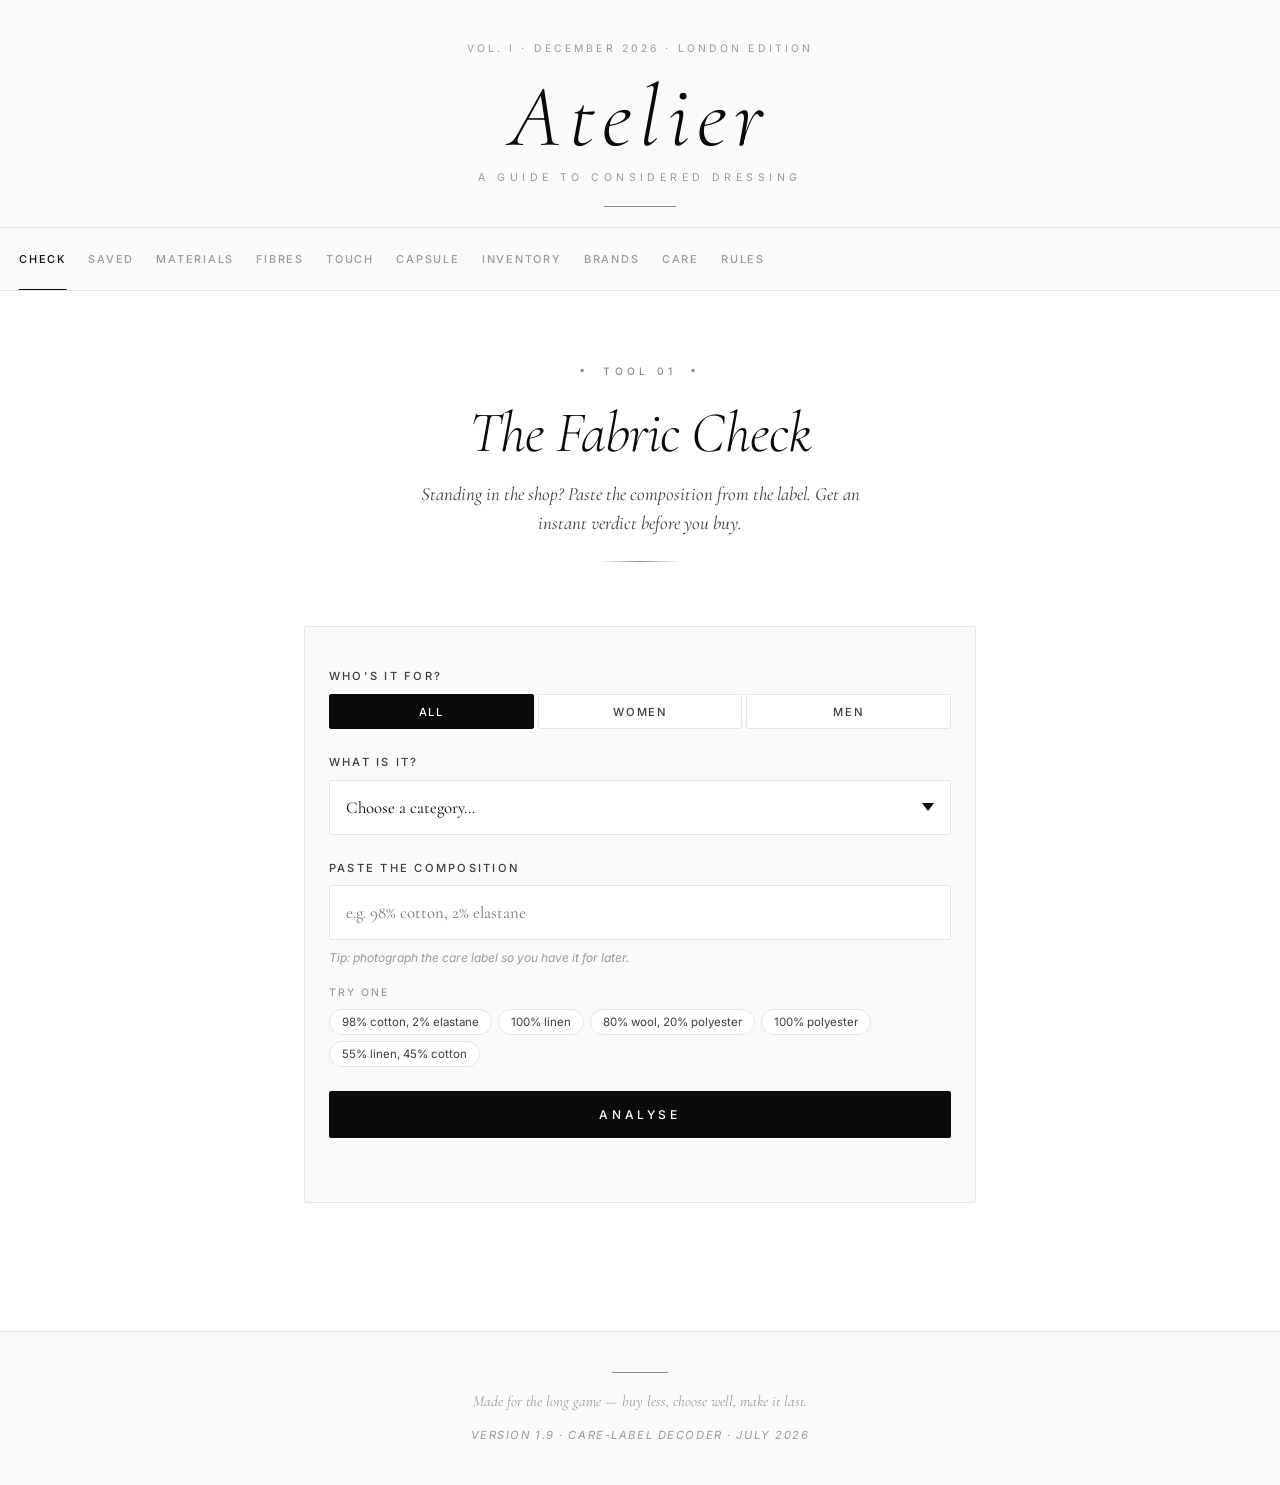
<file: index.html>
<!DOCTYPE html>
<html lang="en">
<head>
<meta charset="UTF-8">
<meta name="viewport" content="width=device-width, initial-scale=1.0, viewport-fit=cover">
<meta name="theme-color" content="#f5f1ea">
<meta name="apple-mobile-web-app-capable" content="yes">
<meta name="apple-mobile-web-app-status-bar-style" content="default">
<meta name="apple-mobile-web-app-title" content="Atelier">
<title>Atelier — Capsule Wardrobe Guide</title>
<link rel="stylesheet" href="styles.css">
<link rel="preconnect" href="https://fonts.googleapis.com">
<link rel="preconnect" href="https://fonts.gstatic.com" crossorigin>
<link href="https://fonts.googleapis.com/css2?family=Cormorant+Garamond:ital,wght@0,300;0,400;0,500;0,600;1,400&family=Inter:wght@300;400;500;600&display=swap" rel="stylesheet">
</head>
<body>
 
<header class="masthead">
  <div class="masthead-inner">
    <div class="dateline" id="dateline"></div>
    <h1 class="wordmark">Atelier</h1>
    <div class="tagline">A Guide to Considered Dressing</div>
  </div>
</header>
 
<div class="tabs-wrap">
<nav class="tabs" role="tablist">
  <button class="tab active" data-tab="check" role="tab">Check</button>
  <button class="tab" data-tab="saved" role="tab">Saved</button>
  <button class="tab" data-tab="materials" role="tab">Materials</button>
  <button class="tab" data-tab="fibres" role="tab">Fibres</button>
  <button class="tab" data-tab="touch" role="tab">Touch</button>
  <button class="tab" data-tab="capsule" role="tab">Capsule</button>
  <button class="tab" data-tab="checklist" role="tab">Inventory</button>
  <button class="tab" data-tab="brands" role="tab">Brands</button>
  <button class="tab" data-tab="care" role="tab">Care</button>
  <button class="tab" data-tab="shopping" role="tab">Rules</button>
</nav>
</div>
 
<main>
 
<!-- ============ TAB 1: SHOPPING CHECK ============ -->
<section class="tab-panel active" id="check">
  <div class="section-header">
    <span class="overline">Tool 01</span>
    <h2 class="section-title">The Fabric Check</h2>
    <p class="lede">Standing in the shop? Paste the composition from the label. Get an instant verdict before you buy.</p>
  </div>
 
  <div class="check-tool">
    <label class="field-label">Who's it for?</label>
    <div class="gender-tabs" role="tablist">
      <button type="button" class="gender-btn active" data-gender="all" role="tab">All</button>
      <button type="button" class="gender-btn" data-gender="women" role="tab">Women</button>
      <button type="button" class="gender-btn" data-gender="men" role="tab">Men</button>
    </div>
 
    <label for="garment-type" class="field-label">What is it?</label>
    <select id="garment-type" class="select-input">
      <option value="">Choose a category…</option>
    </select>
 
    <label for="composition-input" class="field-label">Paste the composition</label>
    <input type="text" id="composition-input" class="text-input" placeholder="e.g. 98% cotton, 2% elastane">
    <div class="hint">Tip: photograph the care label so you have it for later.</div>
 
    <div class="examples">
      <span class="examples-label">Try one</span>
      <div class="example-chips">
        <button type="button" class="example-chip" data-fill="98% cotton, 2% elastane">98% cotton, 2% elastane</button>
        <button type="button" class="example-chip" data-fill="100% linen">100% linen</button>
        <button type="button" class="example-chip" data-fill="80% wool, 20% polyester">80% wool, 20% polyester</button>
        <button type="button" class="example-chip" data-fill="100% polyester">100% polyester</button>
        <button type="button" class="example-chip" data-fill="55% linen, 45% cotton">55% linen, 45% cotton</button>
      </div>
    </div>
 
    <button id="check-btn" class="primary-btn">Analyse</button>
 
    <div id="check-result" class="result-card"></div>
  </div>
</section>
 
<!-- ============ TAB: SAVED FINDS ============ -->
<section class="tab-panel" id="saved">
  <div class="section-header">
    <span class="overline">Your Finds</span>
    <h2 class="section-title">Saved for Later</h2>
    <p class="lede">The pieces you're considering. Add notes, revisit before committing.</p>
  </div>
  <div id="saved-list" class="saved-list"></div>
</section>
 
<!-- ============ TAB 2: MATERIALS GUIDE ============ -->
<section class="tab-panel" id="materials">
  <div class="section-header">
    <span class="overline">Tool 02</span>
    <h2 class="section-title">Material Atlas</h2>
    <p class="lede">What to look for, by category. Tap a card to expand.</p>
  </div>
  <div id="materials-list" class="materials-list"></div>
</section>
 
<!-- ============ TAB: FIBRE INDEX ============ -->
<section class="tab-panel" id="fibres">
  <div class="section-header">
    <span class="overline">Reference</span>
    <h2 class="section-title">The Fibre Index</h2>
    <p class="lede">Every fibre, honestly assessed — what it is, what it does well, and where it lets you down.</p>
  </div>
  <div id="fibres-list" class="care-list"></div>
</section>
 
<!-- ============ TAB: HAND-FEEL TESTS ============ -->
<section class="tab-panel" id="touch">
  <div class="section-header">
    <span class="overline">In the Shop</span>
    <h2 class="section-title">Beyond the Label</h2>
    <p class="lede">Physical tests when the label isn't enough — or when you suspect it lies.</p>
  </div>
  <div id="touch-list" class="touch-list"></div>
</section>
 
<!-- ============ TAB 3: CAPSULE WARDROBE ============ -->
<section class="tab-panel" id="capsule">
  <div class="section-header">
    <span class="overline">Tool 03</span>
    <h2 class="section-title">The Four-Season Capsule</h2>
    <p class="lede">Classic, timeless, Parisian. Built around neutrals so everything works with everything.</p>
  </div>
 
  <div class="season-tabs">
    <button class="season-btn active" data-season="foundation">Foundation</button>
    <button class="season-btn" data-season="spring">Spring</button>
    <button class="season-btn" data-season="summer">Summer</button>
    <button class="season-btn" data-season="autumn">Autumn</button>
    <button class="season-btn" data-season="winter">Winter</button>
  </div>
 
  <div id="capsule-content" class="capsule-content"></div>
</section>
 
<!-- ============ TAB 4: CHECKLIST ============ -->
<section class="tab-panel" id="checklist">
  <div class="section-header">
    <span class="overline">Tool 04</span>
    <h2 class="section-title">Your Wardrobe Inventory</h2>
    <p class="lede">Tick what you already own. See what's left to build the complete capsule. Saves automatically.</p>
  </div>
 
  <div class="progress-bar">
    <div class="progress-fill" id="progress-fill"></div>
    <div class="progress-text" id="progress-text">0 of 0 owned</div>
  </div>
 
  <div id="checklist-content" class="checklist-content"></div>
 
  <button id="reset-checklist" class="ghost-btn">Reset checklist</button>
</section>
 
<!-- ============ TAB: BRANDS ============ -->
<section class="tab-panel" id="brands">
  <div class="section-header">
    <span class="overline">Where to Shop</span>
    <h2 class="section-title">The Brand Atlas</h2>
    <p class="lede">UK mid-range. What each brand does well, what to watch for, when to buy.</p>
  </div>
  <div id="brands-list" class="brands-list"></div>
</section>
 
<!-- ============ TAB: CARE ============ -->
<section class="tab-panel" id="care">
  <div class="section-header">
    <span class="overline">Make it Last</span>
    <h2 class="section-title">The Care Manual</h2>
    <p class="lede">A good care routine doubles a wardrobe's lifespan. Per fibre, what actually matters.</p>
  </div>
 
  <div class="symbol-key">
    <div class="symbol-key-title">Reading the Care Label</div>
    <div class="symbol-key-intro">The symbols found on every care label, decoded. A crossed-out symbol always means "don't".</div>
    <div id="care-symbols"></div>
  </div>
 
  <div id="care-list" class="care-list"></div>
</section>
 
<!-- ============ TAB 5: SHOPPING NOTES ============ -->
<section class="tab-panel" id="shopping">
  <div class="section-header">
    <span class="overline">Tool 05</span>
    <h2 class="section-title">The Rules of Acquiring</h2>
    <p class="lede">How to shop a capsule without breaking it — or your budget.</p>
  </div>
  <div id="rules-content" class="rules-content"></div>
</section>
 
</main>
 
<footer>
  <div class="footer-line"></div>
  <p>Made for the long game — buy less, choose well, make it last.</p>
  <p style="font-family: var(--sans); font-size: 0.7rem; letter-spacing: 0.14em; text-transform: uppercase; color: var(--ink-faint); margin-top: 0.75rem;">Version 1.9 · care-label decoder · July 2026</p>
</footer>
 
<script src="data.js"></script>
<script src="app.js"></script>
</body>
</html>
</file>
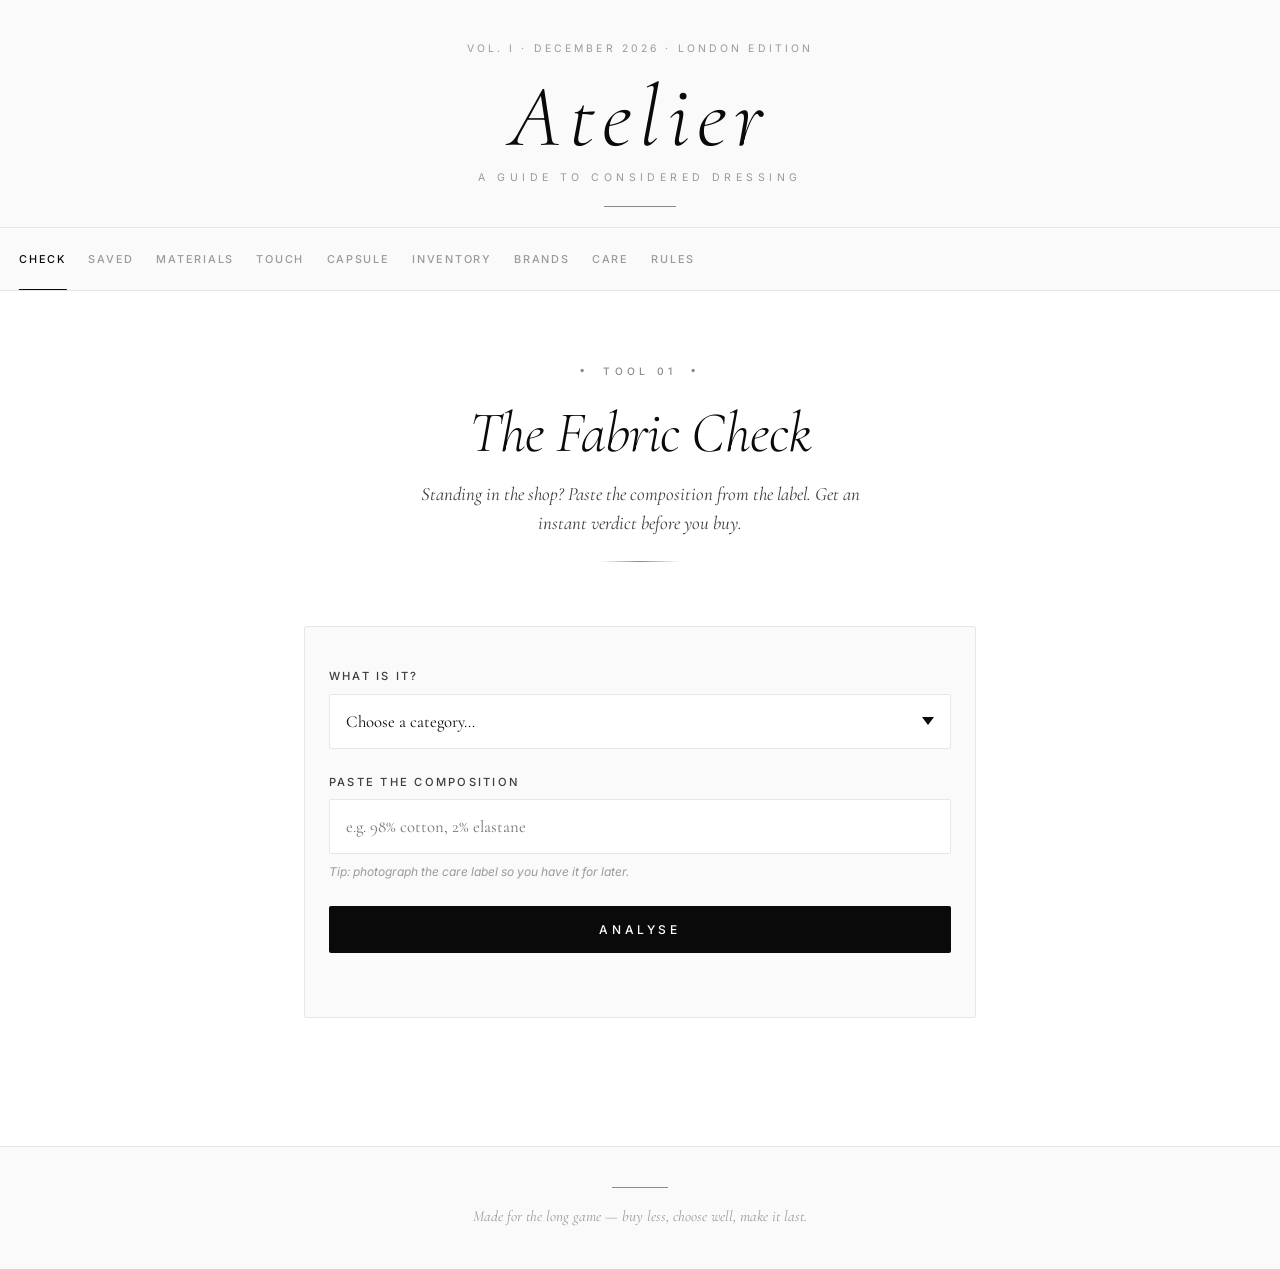
<file: index-5.html>
<!DOCTYPE html>
<html lang="en">
<head>
<meta charset="UTF-8">
<meta name="viewport" content="width=device-width, initial-scale=1.0, viewport-fit=cover">
<meta name="theme-color" content="#f5f1ea">
<meta name="apple-mobile-web-app-capable" content="yes">
<meta name="apple-mobile-web-app-status-bar-style" content="default">
<meta name="apple-mobile-web-app-title" content="Atelier">
<title>Atelier — Capsule Wardrobe Guide</title>
<link rel="stylesheet" href="styles.css">
<link rel="preconnect" href="https://fonts.googleapis.com">
<link rel="preconnect" href="https://fonts.gstatic.com" crossorigin>
<link href="https://fonts.googleapis.com/css2?family=Cormorant+Garamond:ital,wght@0,300;0,400;0,500;0,600;1,400&family=Inter:wght@300;400;500;600&display=swap" rel="stylesheet">
</head>
<body>

<header class="masthead">
  <div class="masthead-inner">
    <div class="dateline" id="dateline"></div>
    <h1 class="wordmark">Atelier</h1>
    <div class="tagline">A Guide to Considered Dressing</div>
  </div>
</header>

<nav class="tabs" role="tablist">
  <button class="tab active" data-tab="check" role="tab">Check</button>
  <button class="tab" data-tab="saved" role="tab">Saved</button>
  <button class="tab" data-tab="materials" role="tab">Materials</button>
  <button class="tab" data-tab="touch" role="tab">Touch</button>
  <button class="tab" data-tab="capsule" role="tab">Capsule</button>
  <button class="tab" data-tab="checklist" role="tab">Inventory</button>
  <button class="tab" data-tab="brands" role="tab">Brands</button>
  <button class="tab" data-tab="care" role="tab">Care</button>
  <button class="tab" data-tab="shopping" role="tab">Rules</button>
</nav>

<main>

<!-- ============ TAB 1: SHOPPING CHECK ============ -->
<section class="tab-panel active" id="check">
  <div class="section-header">
    <span class="overline">Tool 01</span>
    <h2 class="section-title">The Fabric Check</h2>
    <p class="lede">Standing in the shop? Paste the composition from the label. Get an instant verdict before you buy.</p>
  </div>

  <div class="check-tool">
    <label for="garment-type" class="field-label">What is it?</label>
    <select id="garment-type" class="select-input">
      <option value="">Choose a category…</option>
      <option value="tshirt">T-shirt / Top</option>
      <option value="jeans">Jeans</option>
      <option value="trousers">Trousers (tailored)</option>
      <option value="blazer">Blazer</option>
      <option value="coat">Coat / Outerwear</option>
      <option value="jumper">Jumper / Knitwear</option>
      <option value="shirt">Shirt / Blouse</option>
      <option value="dress">Dress</option>
      <option value="skirt">Skirt</option>
    </select>

    <label for="composition-input" class="field-label">Paste the composition</label>
    <input type="text" id="composition-input" class="text-input" placeholder="e.g. 98% cotton, 2% elastane">
    <div class="hint">Tip: photograph the care label so you have it for later.</div>

    <button id="check-btn" class="primary-btn">Analyse</button>

    <div id="check-result" class="result-card"></div>
  </div>
</section>

<!-- ============ TAB: SAVED FINDS ============ -->
<section class="tab-panel" id="saved">
  <div class="section-header">
    <span class="overline">Your Finds</span>
    <h2 class="section-title">Saved for Later</h2>
    <p class="lede">The pieces you're considering. Add notes, revisit before committing.</p>
  </div>
  <div id="saved-list" class="saved-list"></div>
</section>

<!-- ============ TAB 2: MATERIALS GUIDE ============ -->
<section class="tab-panel" id="materials">
  <div class="section-header">
    <span class="overline">Tool 02</span>
    <h2 class="section-title">Material Atlas</h2>
    <p class="lede">What to look for, by category. Tap a card to expand.</p>
  </div>
  <div id="materials-list" class="materials-list"></div>
</section>

<!-- ============ TAB: HAND-FEEL TESTS ============ -->
<section class="tab-panel" id="touch">
  <div class="section-header">
    <span class="overline">In the Shop</span>
    <h2 class="section-title">Beyond the Label</h2>
    <p class="lede">Physical tests when the label isn't enough — or when you suspect it lies.</p>
  </div>
  <div id="touch-list" class="touch-list"></div>
</section>

<!-- ============ TAB 3: CAPSULE WARDROBE ============ -->
<section class="tab-panel" id="capsule">
  <div class="section-header">
    <span class="overline">Tool 03</span>
    <h2 class="section-title">The Four-Season Capsule</h2>
    <p class="lede">Classic, timeless, Parisian. Built around neutrals so everything works with everything.</p>
  </div>

  <div class="season-tabs">
    <button class="season-btn active" data-season="foundation">Foundation</button>
    <button class="season-btn" data-season="spring">Spring</button>
    <button class="season-btn" data-season="summer">Summer</button>
    <button class="season-btn" data-season="autumn">Autumn</button>
    <button class="season-btn" data-season="winter">Winter</button>
  </div>

  <div id="capsule-content" class="capsule-content"></div>
</section>

<!-- ============ TAB 4: CHECKLIST ============ -->
<section class="tab-panel" id="checklist">
  <div class="section-header">
    <span class="overline">Tool 04</span>
    <h2 class="section-title">Your Wardrobe Inventory</h2>
    <p class="lede">Tick what you already own. See what's left to build the complete capsule. Saves automatically.</p>
  </div>

  <div class="progress-bar">
    <div class="progress-fill" id="progress-fill"></div>
    <div class="progress-text" id="progress-text">0 of 0 owned</div>
  </div>

  <div id="checklist-content" class="checklist-content"></div>

  <button id="reset-checklist" class="ghost-btn">Reset checklist</button>
</section>

<!-- ============ TAB: BRANDS ============ -->
<section class="tab-panel" id="brands">
  <div class="section-header">
    <span class="overline">Where to Shop</span>
    <h2 class="section-title">The Brand Atlas</h2>
    <p class="lede">UK mid-range. What each brand does well, what to watch for, when to buy.</p>
  </div>
  <div id="brands-list" class="brands-list"></div>
</section>

<!-- ============ TAB: CARE ============ -->
<section class="tab-panel" id="care">
  <div class="section-header">
    <span class="overline">Make it Last</span>
    <h2 class="section-title">The Care Manual</h2>
    <p class="lede">A good care routine doubles a wardrobe's lifespan. Per fibre, what actually matters.</p>
  </div>
  <div id="care-list" class="care-list"></div>
</section>

<!-- ============ TAB 5: SHOPPING NOTES ============ -->
<section class="tab-panel" id="shopping">
  <div class="section-header">
    <span class="overline">Tool 05</span>
    <h2 class="section-title">The Rules of Acquiring</h2>
    <p class="lede">How to shop a capsule without breaking it — or your budget.</p>
  </div>
  <div id="rules-content" class="rules-content"></div>
</section>

</main>

<footer>
  <div class="footer-line"></div>
  <p>Made for the long game — buy less, choose well, make it last.</p>
</footer>

<script src="data.js"></script>
<script src="app.js"></script>
</body>
</html>
</file>
<file: styles.css>
/* ============================================
   ATELIER — Capsule Wardrobe Guide
   Editorial / Parisian / Timeless
   ============================================ */

:root {
  --bg: #ffffff;
  --bg-paper: #fafafa;
  --bg-deep: #efefef;
  --ink: #0a0a0a;
  --ink-soft: #3d3d3d;
  --ink-faint: #9a9a9a;
  --rule: #e6e6e6;
  --rule-strong: #cfcfcf;
  --accent: #0a0a0a;
  --accent-soft: #6e6e6e;
  --gold: #8a8a8a;
  --green: #0a0a0a;
  --red: #5a5a5a;
  --amber: #8a8a8a;

  --serif: 'Cormorant Garamond', 'Times New Roman', serif;
  --sans: 'Inter', -apple-system, BlinkMacSystemFont, sans-serif;

  --space-xs: 0.5rem;
  --space-sm: 1rem;
  --space-md: 1.5rem;
  --space-lg: 2.5rem;
  --space-xl: 4rem;

  --max-width: 720px;
}

* { box-sizing: border-box; margin: 0; padding: 0; }

html { -webkit-text-size-adjust: 100%; }

body {
  font-family: var(--serif);
  background: var(--bg);
  color: var(--ink);
  line-height: 1.65;
  font-size: 18px;
  padding-bottom: env(safe-area-inset-bottom);
  min-height: 100vh;
  background-image: none;
}

/* ============ MASTHEAD ============ */
.masthead {
  padding: var(--space-lg) var(--space-md) var(--space-md);
  text-align: center;
  border-bottom: 1px solid var(--rule);
  background: var(--bg-paper);
  padding-top: calc(var(--space-lg) + env(safe-area-inset-top));
  position: relative;
}

.masthead::before, .masthead::after {
  content: '';
  position: absolute;
  left: 50%;
  transform: translateX(-50%);
  width: 72px;
  height: 1px;
  background: var(--gold);
}
.masthead::before { top: calc(var(--space-lg) - 0.5rem + env(safe-area-inset-top)); display: none; }
.masthead::after { bottom: 1.25rem; }

.masthead-inner {
  max-width: var(--max-width);
  margin: 0 auto;
}

.dateline {
  font-family: var(--sans);
  font-size: 0.65rem;
  letter-spacing: 0.3em;
  text-transform: uppercase;
  color: var(--ink-faint);
  margin-bottom: var(--space-sm);
  font-weight: 400;
}

.wordmark {
  font-family: var(--serif);
  font-weight: 300;
  font-size: clamp(3.4rem, 11vw, 5.5rem);
  letter-spacing: 0.08em;
  font-style: italic;
  line-height: 1;
  margin-bottom: var(--space-xs);
  background: linear-gradient(180deg, var(--ink) 0%, var(--accent) 100%);
  -webkit-background-clip: text;
  background-clip: text;
  -webkit-text-fill-color: transparent;
}

.tagline {
  font-family: var(--sans);
  font-size: 0.66rem;
  letter-spacing: 0.42em;
  text-transform: uppercase;
  color: var(--ink-faint);
  font-weight: 400;
  margin-bottom: var(--space-sm);
}

/* ============ TABS ============ */
.tabs-wrap {
  position: sticky;
  top: 0;
  z-index: 100;
  background: var(--bg-paper);
}

.tabs-wrap::after {
  content: '';
  position: absolute;
  right: 0;
  top: 0;
  bottom: 1px;
  width: 32px;
  background: linear-gradient(90deg, transparent, var(--bg-paper) 70%);
  pointer-events: none;
  z-index: 1;
}

.tabs {
  display: flex;
  justify-content: flex-start;
  gap: 0;
  background: var(--bg-paper);
  border-bottom: 1px solid var(--rule);
  overflow-x: auto;
  overflow-y: hidden;
  scrollbar-width: none;
  padding: 0 var(--space-xs);
  scroll-snap-type: x proximity;
  -webkit-overflow-scrolling: touch;
}
.tabs::-webkit-scrollbar { display: none; }

.tab {
  background: none;
  border: none;
  padding: var(--space-md) 0.7rem;
  font-family: var(--sans);
  font-size: 0.68rem;
  letter-spacing: 0.16em;
  text-transform: uppercase;
  color: var(--ink-faint);
  cursor: pointer;
  position: relative;
  white-space: nowrap;
  transition: color 0.25s ease;
  font-weight: 500;
  scroll-snap-align: center;
  flex-shrink: 0;
}

.tab:hover { color: var(--ink-soft); }

.tab.active {
  color: var(--ink);
}

.tab.active::after {
  content: '';
  position: absolute;
  bottom: -1px;
  left: 50%;
  transform: translateX(-50%);
  width: 70%;
  height: 2px;
  background: var(--accent);
  animation: slideIn 0.3s ease;
}

@keyframes slideIn {
  from { width: 0; opacity: 0; }
  to { width: 70%; opacity: 1; }
}

/* ============ MAIN ============ */
main {
  max-width: var(--max-width);
  margin: 0 auto;
  padding: var(--space-xl) var(--space-md);
}

.tab-panel {
  display: none;
  animation: fadeIn 0.4s ease;
}

.tab-panel.active { display: block; }

@keyframes fadeIn {
  from { opacity: 0; transform: translateY(8px); }
  to { opacity: 1; transform: translateY(0); }
}

/* ============ SECTION HEADERS ============ */
.section-header {
  text-align: center;
  margin-bottom: var(--space-xl);
  padding-bottom: var(--space-md);
  position: relative;
}

.section-header::after {
  content: '';
  position: absolute;
  bottom: 0;
  left: 50%;
  transform: translateX(-50%);
  width: 80px;
  height: 1px;
  background: linear-gradient(90deg, transparent, var(--gold) 50%, transparent);
}

.overline {
  display: inline-block;
  font-family: var(--sans);
  font-size: 0.64rem;
  letter-spacing: 0.42em;
  text-transform: uppercase;
  color: var(--gold);
  margin-bottom: var(--space-md);
  font-weight: 500;
  position: relative;
  padding: 0 1.5rem;
}

.overline::before, .overline::after {
  content: '·';
  position: absolute;
  top: 50%;
  transform: translateY(-50%);
  color: var(--gold);
  font-size: 1.5rem;
  line-height: 0;
}
.overline::before { left: 0; }
.overline::after { right: 0; }

.section-title {
  font-family: var(--serif);
  font-weight: 300;
  font-style: italic;
  font-size: clamp(2.4rem, 7.5vw, 3.6rem);
  line-height: 1.05;
  margin-bottom: var(--space-sm);
  color: var(--ink);
  letter-spacing: -0.015em;
}

.lede {
  font-family: var(--serif);
  font-size: 1.18rem;
  color: var(--ink-soft);
  max-width: 480px;
  margin: 0 auto;
  line-height: 1.55;
  font-style: italic;
}

/* ============ CHECK TOOL ============ */
.check-tool {
  background: var(--bg-paper);
  padding: var(--space-lg) var(--space-md);
  border: 1px solid var(--rule);
  border-radius: 2px;
}

.field-label {
  display: block;
  font-family: var(--sans);
  font-size: 0.7rem;
  letter-spacing: 0.2em;
  text-transform: uppercase;
  color: var(--ink-soft);
  margin-bottom: var(--space-xs);
  font-weight: 500;
}

.field-label:not(:first-child) {
  margin-top: var(--space-md);
}

.select-input, .text-input {
  width: 100%;
  padding: var(--space-sm);
  font-family: var(--serif);
  font-size: 1.05rem;
  background: var(--bg);
  border: 1px solid var(--rule);
  border-radius: 2px;
  color: var(--ink);
  transition: border-color 0.2s;
  -webkit-appearance: none;
  appearance: none;
}

.select-input {
  background-image: url("data:image/svg+xml,%3Csvg xmlns='http://www.w3.org/2000/svg' width='12' height='8' viewBox='0 0 12 8'%3E%3Cpath fill='%230a0a0a' d='M6 8L0 0h12z'/%3E%3C/svg%3E");
  background-repeat: no-repeat;
  background-position: right 1rem center;
  padding-right: 2.5rem;
}

.select-input:focus, .text-input:focus {
  outline: none;
  border-color: var(--accent);
}

.hint {
  font-family: var(--sans);
  font-size: 0.75rem;
  color: var(--ink-faint);
  margin-top: var(--space-xs);
  font-style: italic;
}

/* --- Gender filter (Check tab) --- */
.gender-tabs {
  display: flex;
  gap: 4px;
  margin-bottom: var(--space-xs);
}
.gender-btn {
  flex: 1;
  background: var(--bg);
  border: 1px solid var(--rule);
  padding: 0.6rem var(--space-sm);
  font-family: var(--sans);
  font-size: 0.7rem;
  letter-spacing: 0.16em;
  text-transform: uppercase;
  color: var(--ink-soft);
  cursor: pointer;
  border-radius: 2px;
  font-weight: 500;
  transition: all 0.2s;
}
.gender-btn:hover { border-color: var(--accent-soft); }
.gender-btn.active {
  background: var(--ink);
  color: var(--bg);
  border-color: var(--ink);
}

/* --- Example compositions (Check tab) --- */
.examples { margin-top: var(--space-sm); }
.examples-label {
  display: block;
  font-family: var(--sans);
  font-size: 0.65rem;
  letter-spacing: 0.2em;
  text-transform: uppercase;
  color: var(--ink-faint);
  margin-bottom: var(--space-xs);
  font-weight: 500;
}
.example-chips {
  display: flex;
  flex-wrap: wrap;
  gap: 6px;
}
.example-chip {
  font-family: var(--sans);
  font-size: 0.72rem;
  color: var(--ink-soft);
  background: var(--bg);
  border: 1px solid var(--rule);
  border-radius: 14px;
  padding: 5px 12px;
  cursor: pointer;
  transition: all 0.2s;
}
.example-chip:hover { border-color: var(--accent); color: var(--accent); }

/* --- Composition heading in result --- */
.breakdown-heading {
  font-family: var(--sans);
  font-size: 0.7rem;
  letter-spacing: 0.25em;
  text-transform: uppercase;
  color: var(--accent);
  font-weight: 600;
  margin-bottom: var(--space-xs);
}

.primary-btn {
  display: block;
  width: 100%;
  margin-top: var(--space-md);
  padding: var(--space-sm) var(--space-md);
  background: var(--ink);
  color: var(--bg);
  border: none;
  font-family: var(--sans);
  font-size: 0.75rem;
  letter-spacing: 0.3em;
  text-transform: uppercase;
  font-weight: 500;
  cursor: pointer;
  transition: background 0.2s;
  border-radius: 2px;
}

.primary-btn:hover { background: var(--accent); }
.primary-btn:active { transform: translateY(1px); }

.ghost-btn {
  display: block;
  margin: var(--space-lg) auto 0;
  padding: var(--space-xs) var(--space-md);
  background: none;
  color: var(--ink-faint);
  border: 1px solid var(--rule);
  font-family: var(--sans);
  font-size: 0.7rem;
  letter-spacing: 0.2em;
  text-transform: uppercase;
  cursor: pointer;
  transition: all 0.2s;
  border-radius: 2px;
}

.ghost-btn:hover {
  color: var(--ink);
  border-color: var(--ink);
}

/* ============ RESULT CARD ============ */
.result-card {
  margin-top: var(--space-md);
  padding: 0;
  background: transparent;
}

.result-card:not(:empty) {
  padding: var(--space-lg) var(--space-md);
  background: var(--bg);
  border-left: 2px solid var(--rule-strong);
  margin-top: var(--space-md);
  animation: fadeIn 0.4s ease;
}

.result-card.verdict-excellent { border-left-color: var(--green); }
.result-card.verdict-good { border-left-color: var(--gold); }
.result-card.verdict-okay { border-left-color: var(--amber); }
.result-card.verdict-poor { border-left-color: var(--red); }

.verdict-label {
  font-family: var(--sans);
  font-size: 0.7rem;
  letter-spacing: 0.25em;
  text-transform: uppercase;
  font-weight: 600;
  margin-bottom: var(--space-xs);
}

.verdict-excellent .verdict-label { color: var(--green); }
.verdict-good .verdict-label { color: var(--gold); }
.verdict-okay .verdict-label { color: var(--amber); }
.verdict-poor .verdict-label { color: var(--red); }

.verdict-title {
  font-family: var(--serif);
  font-size: 1.5rem;
  font-style: italic;
  margin-bottom: var(--space-sm);
  line-height: 1.2;
}

.verdict-body {
  font-family: var(--serif);
  font-size: 1rem;
  color: var(--ink-soft);
  line-height: 1.5;
  margin-bottom: var(--space-sm);
}

.verdict-body:last-child { margin-bottom: 0; }

.verdict-body strong {
  font-weight: 600;
  color: var(--ink);
}

.fibre-breakdown {
  margin-top: var(--space-sm);
  padding-top: var(--space-sm);
  border-top: 1px solid var(--rule);
}

.fibre-row {
  display: flex;
  justify-content: space-between;
  align-items: baseline;
  padding: 4px 0;
  font-family: var(--sans);
  font-size: 0.85rem;
}

.fibre-name { color: var(--ink); font-weight: 500; }
.fibre-pct { color: var(--ink-soft); font-variant-numeric: tabular-nums; }
.fibre-tag {
  font-size: 0.65rem;
  letter-spacing: 0.15em;
  text-transform: uppercase;
  padding: 2px 6px;
  border-radius: 2px;
  margin-left: 8px;
}
.fibre-tag.good { background: #ececec; color: #1a1a1a; }
.fibre-tag.neutral { background: #f3f3f3; color: #6a6a6a; }
.fibre-tag.poor { background: #e2e2e2; color: #3a3a3a; }

/* ============ FABRIC SCORECARD ============ */
.scorecard {
  margin-top: var(--space-sm);
  padding-top: var(--space-sm);
  border-top: 1px solid var(--rule);
}

.scorecard-heading {
  font-family: var(--sans);
  font-size: 0.7rem;
  letter-spacing: 0.25em;
  text-transform: uppercase;
  color: var(--accent);
  font-weight: 600;
  margin-bottom: var(--space-sm);
}

.score-row {
  padding: 0.6rem 0;
  border-bottom: 1px solid var(--rule);
}
.score-row:last-of-type { border-bottom: none; }

.score-top {
  display: flex;
  justify-content: space-between;
  align-items: center;
  gap: var(--space-sm);
}

.score-label {
  font-family: var(--sans);
  font-size: 0.8rem;
  letter-spacing: 0.04em;
  color: var(--ink);
  font-weight: 500;
}

.score-band {
  font-family: var(--sans);
  font-size: 0.62rem;
  letter-spacing: 0.16em;
  text-transform: uppercase;
  font-weight: 600;
  padding: 3px 10px;
  border-radius: 2px;
  white-space: nowrap;
  font-variant-numeric: tabular-nums;
}

.band-excellent { background: #0a0a0a; color: #ffffff; }
.band-good      { background: #555555; color: #ffffff; }
.band-fair      { background: #c9c9c9; color: #2c2c2c; }
.band-poor      { background: #eeeeee; color: #9a9a9a; }

.score-reason {
  font-family: var(--serif);
  font-size: 0.95rem;
  color: var(--ink-soft);
  line-height: 1.45;
  margin-top: 4px;
  padding-right: 0.5rem;
}

.score-row-natural {
  margin-top: 2px;
  padding-top: 0.7rem;
  border-top: 1px solid var(--rule);
  border-bottom: none;
}

.scorecard-foot {
  font-family: var(--sans);
  font-size: 0.68rem;
  letter-spacing: 0.02em;
  color: var(--ink-faint);
  font-style: italic;
  margin-top: var(--space-sm);
  line-height: 1.4;
}

button.score-band {
  border: none;
  cursor: pointer;
  transition: filter 0.15s ease;
}
button.score-band:hover { filter: brightness(0.95); }
button.score-band:active { transform: translateY(1px); }

.band-def {
  font-family: var(--sans);
  font-size: 0.78rem;
  color: var(--ink-soft);
  line-height: 1.4;
  margin-top: 7px;
  padding: 7px 10px;
  background: var(--bg);
  border-left: 2px solid var(--accent-soft);
  border-radius: 2px;
  animation: fadeIn 0.25s ease;
}
.band-def[hidden] { display: none; }

/* ============ MATERIALS LIST ============ */
.materials-list {
  display: flex;
  flex-direction: column;
  gap: var(--space-md);
}

.material-card {
  background: var(--bg-paper);
  border: 1px solid var(--rule);
  border-radius: 2px;
  overflow: hidden;
  transition: border-color 0.2s;
}

.material-card.open { border-color: var(--accent); }

.material-header {
  padding: var(--space-md);
  cursor: pointer;
  display: flex;
  justify-content: space-between;
  align-items: center;
  gap: var(--space-sm);
}

.material-title-group { flex: 1; }

.material-name {
  font-family: var(--serif);
  font-size: 1.5rem;
  font-style: italic;
  line-height: 1.1;
  margin-bottom: 2px;
}

.material-sub {
  font-family: var(--sans);
  font-size: 0.7rem;
  letter-spacing: 0.2em;
  text-transform: uppercase;
  color: var(--ink-faint);
  font-weight: 500;
}

.material-toggle {
  font-family: var(--serif);
  font-size: 1.5rem;
  color: var(--accent);
  transition: transform 0.3s ease;
  line-height: 1;
}

.material-card.open .material-toggle { transform: rotate(45deg); }

.material-body {
  max-height: 0;
  overflow: hidden;
  transition: max-height 0.4s ease;
}

.material-card.open .material-body { max-height: 3000px; }

.material-body-inner {
  padding: 0 var(--space-md) var(--space-md);
  border-top: 1px solid var(--rule);
  padding-top: var(--space-md);
}

.spec-block { margin-bottom: var(--space-md); }
.spec-block:last-child { margin-bottom: 0; }

.spec-heading {
  font-family: var(--sans);
  font-size: 0.7rem;
  letter-spacing: 0.2em;
  text-transform: uppercase;
  color: var(--accent);
  font-weight: 500;
  margin-bottom: var(--space-xs);
}

.spec-list {
  list-style: none;
  padding: 0;
}

.spec-list li {
  font-family: var(--serif);
  font-size: 1rem;
  color: var(--ink-soft);
  padding: 6px 0;
  padding-left: 1.25rem;
  position: relative;
  line-height: 1.5;
}

.spec-list li::before {
  content: '—';
  position: absolute;
  left: 0;
  color: var(--accent-soft);
}

.spec-list li strong {
  color: var(--ink);
  font-weight: 600;
}

.avoid-list li::before { content: '×'; color: var(--red); font-weight: bold; }
.good-list li::before { content: '✓'; color: var(--green); font-weight: bold; }

/* ============ CAPSULE ============ */
.season-tabs {
  display: flex;
  gap: 4px;
  margin-bottom: var(--space-lg);
  overflow-x: auto;
  scrollbar-width: none;
  padding-bottom: 4px;
}
.season-tabs::-webkit-scrollbar { display: none; }

.season-btn {
  flex: 1 0 auto;
  background: var(--bg-paper);
  border: 1px solid var(--rule);
  padding: var(--space-sm) var(--space-md);
  font-family: var(--sans);
  font-size: 0.7rem;
  letter-spacing: 0.18em;
  text-transform: uppercase;
  color: var(--ink-soft);
  cursor: pointer;
  transition: all 0.2s;
  white-space: nowrap;
  font-weight: 500;
  border-radius: 2px;
}

.season-btn.active {
  background: var(--ink);
  color: var(--bg);
  border-color: var(--ink);
}

.capsule-content {
  display: flex;
  flex-direction: column;
  gap: var(--space-lg);
}

.capsule-intro {
  font-family: var(--serif);
  font-size: 1.05rem;
  font-style: italic;
  color: var(--ink-soft);
  text-align: center;
  padding: var(--space-md) var(--space-sm);
  border-top: 1px solid var(--rule);
  border-bottom: 1px solid var(--rule);
  line-height: 1.5;
}

.capsule-category {
  margin-bottom: var(--space-md);
}

.category-title {
  font-family: var(--serif);
  font-size: 1.6rem;
  font-style: italic;
  margin-bottom: var(--space-xs);
  padding-bottom: var(--space-xs);
  border-bottom: 1px solid var(--accent-soft);
  display: inline-block;
}

.category-count {
  font-family: var(--sans);
  font-size: 0.7rem;
  letter-spacing: 0.2em;
  text-transform: uppercase;
  color: var(--ink-faint);
  margin-bottom: var(--space-md);
  font-weight: 500;
}

.item-list {
  display: flex;
  flex-direction: column;
  gap: var(--space-sm);
}

.item-card {
  background: var(--bg-paper);
  border: 1px solid var(--rule);
  padding: var(--space-md);
  border-radius: 2px;
  position: relative;
}

.item-card.essential {
  border-left: 2px solid var(--accent);
}

.item-name {
  font-family: var(--serif);
  font-size: 1.25rem;
  font-weight: 500;
  margin-bottom: 4px;
  line-height: 1.2;
}

.item-essential-flag {
  font-family: var(--sans);
  font-size: 0.6rem;
  letter-spacing: 0.25em;
  text-transform: uppercase;
  color: var(--accent);
  font-weight: 600;
  margin-bottom: var(--space-xs);
}

.item-desc {
  font-family: var(--serif);
  font-size: 0.95rem;
  color: var(--ink-soft);
  line-height: 1.5;
  margin-bottom: var(--space-sm);
}

.item-spec {
  font-family: var(--sans);
  font-size: 0.75rem;
  color: var(--ink);
  padding: var(--space-xs) var(--space-sm);
  background: var(--bg);
  border-radius: 2px;
  line-height: 1.5;
}

.item-spec strong {
  display: block;
  font-size: 0.65rem;
  letter-spacing: 0.2em;
  text-transform: uppercase;
  color: var(--accent);
  margin-bottom: 2px;
  font-weight: 600;
}

.colour-swatches {
  display: flex;
  gap: 6px;
  margin-top: var(--space-xs);
  flex-wrap: wrap;
}

.swatch {
  display: inline-flex;
  align-items: center;
  gap: 6px;
  font-family: var(--sans);
  font-size: 0.7rem;
  color: var(--ink-soft);
  padding: 4px 8px;
  background: var(--bg);
  border: 1px solid var(--rule);
  border-radius: 12px;
}

.swatch-dot {
  width: 10px;
  height: 10px;
  border-radius: 50%;
  border: 1px solid rgba(0,0,0,0.1);
}

/* ============ CHECKLIST ============ */
.progress-bar {
  position: relative;
  height: 36px;
  background: var(--bg-paper);
  border: 1px solid var(--rule);
  margin-bottom: var(--space-lg);
  border-radius: 2px;
  overflow: hidden;
}

.progress-fill {
  height: 100%;
  background: linear-gradient(90deg, var(--accent-soft), var(--accent));
  transition: width 0.5s ease;
  width: 0%;
}

.progress-text {
  position: absolute;
  inset: 0;
  display: flex;
  align-items: center;
  justify-content: center;
  font-family: var(--sans);
  font-size: 0.75rem;
  letter-spacing: 0.2em;
  text-transform: uppercase;
  color: var(--ink);
  font-weight: 500;
  mix-blend-mode: difference;
  color: white;
}

.checklist-content {
  display: flex;
  flex-direction: column;
  gap: var(--space-md);
}

.checklist-category {
  background: var(--bg-paper);
  border: 1px solid var(--rule);
  padding: var(--space-md);
  border-radius: 2px;
}

.checklist-cat-title {
  font-family: var(--serif);
  font-size: 1.3rem;
  font-style: italic;
  margin-bottom: var(--space-sm);
  padding-bottom: var(--space-xs);
  border-bottom: 1px solid var(--rule);
}

.check-item {
  display: flex;
  align-items: center;
  gap: var(--space-sm);
  padding: var(--space-xs) 0;
  cursor: pointer;
  user-select: none;
}

.check-box {
  width: 22px;
  height: 22px;
  border: 1.5px solid var(--ink-faint);
  border-radius: 2px;
  flex-shrink: 0;
  transition: all 0.2s;
  display: flex;
  align-items: center;
  justify-content: center;
  background: var(--bg);
}

.check-item.checked .check-box {
  background: var(--accent);
  border-color: var(--accent);
}

.check-item.checked .check-box::after {
  content: '✓';
  color: white;
  font-weight: 600;
  font-size: 0.9rem;
  font-family: var(--sans);
}

.check-label {
  font-family: var(--serif);
  font-size: 1rem;
  color: var(--ink);
  flex: 1;
  line-height: 1.4;
}

.check-item.checked .check-label {
  text-decoration: line-through;
  color: var(--ink-faint);
}

/* ============ RULES / SHOPPING ============ */
.rules-content {
  display: flex;
  flex-direction: column;
  gap: var(--space-md);
}

.rule-card {
  background: var(--bg-paper);
  border: 1px solid var(--rule);
  padding: var(--space-md);
  position: relative;
  border-radius: 2px;
}

.rule-number {
  font-family: var(--serif);
  font-style: italic;
  font-size: 3rem;
  color: var(--accent-soft);
  line-height: 1;
  position: absolute;
  top: var(--space-sm);
  right: var(--space-md);
  opacity: 0.3;
}

.rule-title {
  font-family: var(--serif);
  font-size: 1.4rem;
  font-style: italic;
  margin-bottom: var(--space-xs);
  line-height: 1.2;
  padding-right: 60px;
}

.rule-body {
  font-family: var(--serif);
  font-size: 1rem;
  color: var(--ink-soft);
  line-height: 1.5;
}

.rule-body strong {
  color: var(--ink);
  font-weight: 600;
}

/* ============ FOOTER ============ */
footer {
  text-align: center;
  padding: var(--space-lg) var(--space-md);
  border-top: 1px solid var(--rule);
  margin-top: var(--space-xl);
  background: var(--bg-paper);
}

.footer-line {
  width: 56px;
  height: 1px;
  background: var(--gold);
  margin: 0 auto var(--space-sm);
}

footer p {
  font-family: var(--serif);
  font-style: italic;
  font-size: 0.95rem;
  color: var(--ink-faint);
}

/* ============ RESPONSIVE ============ */
@media (min-width: 720px) {
  body { font-size: 18px; }
  main { padding: var(--space-xl) var(--space-md); }
}

@media (max-width: 420px) {
  .tab { padding: var(--space-md) 0.5rem; font-size: 0.62rem; letter-spacing: 0.14em; }
}

@media (max-width: 380px) {
  body { font-size: 16px; }
  .tab { padding: var(--space-md) 0.45rem; font-size: 0.6rem; letter-spacing: 0.12em; }
  .item-card, .checklist-category, .rule-card { padding: var(--space-sm); }
}

/* ============================================
   NEW SECTIONS — POLISHED ADDITIONS
   ============================================ */

/* --- Save find button on Check result --- */
.save-find-row {
  margin-top: var(--space-md);
  padding-top: var(--space-md);
  border-top: 1px solid var(--rule);
}

.save-note-input {
  width: 100%;
  padding: 0.6rem var(--space-sm);
  font-family: var(--serif);
  font-size: 0.95rem;
  font-style: italic;
  background: var(--bg-paper);
  border: 1px solid var(--rule);
  border-radius: 2px;
  color: var(--ink);
  margin-bottom: var(--space-xs);
}
.save-note-input:focus { outline: none; border-color: var(--accent); }

.save-find-btn {
  width: 100%;
  padding: 0.65rem var(--space-sm);
  background: var(--bg-paper);
  color: var(--accent);
  border: 1px solid var(--accent);
  font-family: var(--sans);
  font-size: 0.7rem;
  letter-spacing: 0.22em;
  text-transform: uppercase;
  font-weight: 500;
  cursor: pointer;
  transition: all 0.25s ease;
  border-radius: 2px;
}
.save-find-btn:hover {
  background: var(--accent);
  color: var(--bg-paper);
}

.save-confirm {
  font-family: var(--sans);
  font-size: 0.75rem;
  color: var(--green);
  text-align: center;
  margin-top: var(--space-xs);
  opacity: 0;
  transition: opacity 0.4s ease;
  font-weight: 500;
  letter-spacing: 0.15em;
  text-transform: uppercase;
}

/* --- Empty state --- */
.empty-state {
  text-align: center;
  padding: var(--space-xl) var(--space-md);
  background: var(--bg-paper);
  border: 1px dashed var(--rule);
  border-radius: 2px;
}

.empty-icon {
  font-size: 3rem;
  color: var(--accent-soft);
  margin-bottom: var(--space-sm);
  line-height: 1;
}

.empty-title {
  font-family: var(--serif);
  font-style: italic;
  font-size: 1.5rem;
  margin-bottom: var(--space-sm);
  color: var(--ink);
}

.empty-body {
  font-family: var(--serif);
  font-size: 1rem;
  color: var(--ink-soft);
  max-width: 360px;
  margin: 0 auto;
  line-height: 1.5;
}

/* --- Saved finds list --- */
.saved-list {
  display: flex;
  flex-direction: column;
  gap: var(--space-sm);
}

.saved-card {
  background: var(--bg-paper);
  border: 1px solid var(--rule);
  border-left: 2px solid var(--rule-strong);
  padding: var(--space-md);
  border-radius: 2px;
  position: relative;
  animation: fadeIn 0.3s ease;
}

.saved-card.verdict-excellent { border-left-color: var(--green); }
.saved-card.verdict-good { border-left-color: var(--gold); }
.saved-card.verdict-okay { border-left-color: var(--amber); }
.saved-card.verdict-poor { border-left-color: var(--red); }

.saved-header {
  display: flex;
  justify-content: space-between;
  align-items: flex-start;
  margin-bottom: var(--space-xs);
}

.saved-label {
  font-family: var(--sans);
  font-size: 0.65rem;
  letter-spacing: 0.25em;
  text-transform: uppercase;
  font-weight: 600;
  margin-bottom: 4px;
}
.saved-card.verdict-excellent .saved-label { color: var(--green); }
.saved-card.verdict-good .saved-label { color: var(--gold); }
.saved-card.verdict-okay .saved-label { color: var(--amber); }
.saved-card.verdict-poor .saved-label { color: var(--red); }

.saved-garment {
  font-family: var(--sans);
  font-size: 0.75rem;
  color: var(--ink-faint);
  font-weight: 500;
}

.saved-delete {
  background: none;
  border: none;
  font-size: 1.5rem;
  color: var(--ink-faint);
  cursor: pointer;
  padding: 0 0.5rem;
  line-height: 1;
  font-weight: 300;
  transition: color 0.2s;
}
.saved-delete:hover { color: var(--red); }

.saved-title {
  font-family: var(--serif);
  font-style: italic;
  font-size: 1.3rem;
  line-height: 1.2;
  margin-bottom: var(--space-sm);
  color: var(--ink);
}

.saved-comp {
  font-family: var(--sans);
  font-size: 0.85rem;
  color: var(--ink-soft);
  padding: var(--space-xs) var(--space-sm);
  background: var(--bg);
  border-radius: 2px;
  margin-bottom: var(--space-sm);
  line-height: 1.5;
}
.saved-comp strong {
  display: block;
  font-size: 0.6rem;
  letter-spacing: 0.2em;
  text-transform: uppercase;
  color: var(--accent);
  margin-bottom: 2px;
  font-weight: 600;
}

.saved-note {
  font-family: var(--serif);
  font-style: italic;
  font-size: 1rem;
  color: var(--ink);
  padding-left: var(--space-sm);
  border-left: 2px solid var(--accent-soft);
  margin-bottom: var(--space-sm);
  line-height: 1.5;
}

.saved-date {
  font-family: var(--sans);
  font-size: 0.65rem;
  letter-spacing: 0.2em;
  text-transform: uppercase;
  color: var(--ink-faint);
  font-weight: 500;
}

/* --- Hand-feel tests --- */
.touch-list {
  display: flex;
  flex-direction: column;
  gap: var(--space-md);
}

.touch-card {
  background: var(--bg-paper);
  border: 1px solid var(--rule);
  padding: var(--space-md);
  border-radius: 2px;
  position: relative;
  overflow: hidden;
}

.touch-num {
  position: absolute;
  top: var(--space-xs);
  right: var(--space-sm);
  font-family: var(--serif);
  font-style: italic;
  font-size: 3.5rem;
  color: var(--accent-soft);
  opacity: 0.15;
  line-height: 1;
  font-weight: 300;
}

.touch-icon {
  font-size: 1.75rem;
  margin-bottom: var(--space-xs);
  color: var(--accent);
}

.touch-name {
  font-family: var(--serif);
  font-style: italic;
  font-size: 1.5rem;
  margin-bottom: var(--space-sm);
  line-height: 1.2;
  color: var(--ink);
}

.touch-when, .touch-how {
  font-family: var(--serif);
  font-size: 0.95rem;
  color: var(--ink-soft);
  padding: 0.4rem 0;
  line-height: 1.5;
}

.touch-when strong, .touch-how strong {
  display: inline-block;
  font-family: var(--sans);
  font-size: 0.6rem;
  letter-spacing: 0.25em;
  text-transform: uppercase;
  color: var(--accent);
  font-weight: 600;
  margin-right: 0.5rem;
  min-width: 40px;
}

.touch-result-row {
  display: flex;
  flex-direction: column;
  gap: var(--space-xs);
  margin: var(--space-sm) 0;
}

@media (min-width: 520px) {
  .touch-result-row { flex-direction: row; }
  .touch-result-row > div { flex: 1; }
}

.touch-pass, .touch-fail {
  padding: var(--space-sm);
  background: var(--bg);
  border-radius: 2px;
  font-family: var(--serif);
  font-size: 0.95rem;
  line-height: 1.5;
  border-left: 2px solid;
}

.touch-pass { color: var(--ink); border-left-color: var(--green); }
.touch-fail { color: var(--ink); border-left-color: var(--red); }

.touch-pass strong, .touch-fail strong {
  display: block;
  font-family: var(--sans);
  font-size: 0.65rem;
  letter-spacing: 0.2em;
  text-transform: uppercase;
  margin-bottom: 4px;
  font-weight: 600;
}
.touch-pass strong { color: var(--green); }
.touch-fail strong { color: var(--red); }

.touch-note {
  font-family: var(--serif);
  font-style: italic;
  font-size: 0.95rem;
  color: var(--ink-soft);
  padding-top: var(--space-sm);
  border-top: 1px solid var(--rule);
  line-height: 1.5;
}

/* --- Brands --- */
.brands-list {
  display: flex;
  flex-direction: column;
  gap: var(--space-sm);
}

.brand-card {
  background: var(--bg-paper);
  border: 1px solid var(--rule);
  border-radius: 2px;
  overflow: hidden;
  transition: border-color 0.25s;
}

.brand-card.open { border-color: var(--accent); }

.brand-header {
  padding: var(--space-md);
  cursor: pointer;
  display: flex;
  justify-content: space-between;
  align-items: center;
  gap: var(--space-sm);
}

.brand-name {
  font-family: var(--serif);
  font-style: italic;
  font-size: 1.5rem;
  line-height: 1.1;
  margin-bottom: 4px;
  color: var(--ink);
}

.brand-tier {
  font-family: var(--sans);
  font-size: 0.7rem;
  letter-spacing: 0.18em;
  text-transform: uppercase;
  color: var(--ink-faint);
  font-weight: 500;
}

.brand-toggle {
  font-family: var(--serif);
  font-size: 1.5rem;
  color: var(--accent);
  transition: transform 0.3s ease;
  line-height: 1;
}

.brand-card.open .brand-toggle { transform: rotate(45deg); }

.brand-body {
  max-height: 0;
  overflow: hidden;
  transition: max-height 0.4s ease;
}

.brand-card.open .brand-body { max-height: 2000px; }

.brand-body-inner {
  padding: 0 var(--space-md) var(--space-md);
  border-top: 1px solid var(--rule);
  padding-top: var(--space-md);
}

/* --- Care --- */
.care-list {
  display: flex;
  flex-direction: column;
  gap: var(--space-sm);
}

.care-card {
  background: var(--bg-paper);
  border: 1px solid var(--rule);
  border-radius: 2px;
  overflow: hidden;
  transition: border-color 0.25s;
}

.care-card.open { border-color: var(--accent); }

.care-header {
  padding: var(--space-md);
  cursor: pointer;
  display: flex;
  align-items: center;
  gap: var(--space-sm);
}

.care-icon {
  font-size: 1.75rem;
  flex-shrink: 0;
}

.care-name {
  font-family: var(--serif);
  font-style: italic;
  font-size: 1.5rem;
  line-height: 1.1;
  color: var(--ink);
  flex: 1;
}

.care-toggle {
  font-family: var(--serif);
  font-size: 1.5rem;
  color: var(--accent);
  transition: transform 0.3s ease;
  line-height: 1;
  margin-left: auto;
}

.care-card.open .care-toggle { transform: rotate(45deg); }

.care-summary {
  font-family: var(--serif);
  font-style: italic;
  font-size: 1rem;
  color: var(--ink-soft);
  padding: 0 var(--space-md) var(--space-md);
  line-height: 1.5;
  border-top: 1px solid var(--rule);
  padding-top: var(--space-sm);
}

.care-body {
  max-height: 0;
  overflow: hidden;
  transition: max-height 0.5s ease;
}

.care-card.open .care-body { max-height: 3000px; }

.care-body-inner {
  padding: 0 var(--space-md) var(--space-md);
  border-top: 1px solid var(--rule);
  padding-top: var(--space-md);
}

/* --- Fibre Index (encyclopedia) --- */
.fibre-type {
  font-family: var(--sans);
  font-size: 0.62rem;
  letter-spacing: 0.2em;
  text-transform: uppercase;
  color: var(--ink-faint);
  font-weight: 500;
  margin-top: 3px;
}

.fx-ratings {
  display: flex;
  flex-direction: column;
  gap: 7px;
}

.fx-rate {
  display: flex;
  justify-content: space-between;
  align-items: center;
  gap: var(--space-sm);
}

.fx-rl {
  font-family: var(--sans);
  font-size: 0.82rem;
  font-weight: 500;
  color: var(--ink);
}

.fx-note {
  font-family: var(--serif);
  font-size: 1rem;
  color: var(--ink-soft);
  line-height: 1.5;
}

/* --- Care-label symbol decoder --- */
.symbol-key {
  background: var(--bg-paper);
  border: 1px solid var(--rule);
  border-radius: 2px;
  padding: var(--space-md);
  margin-bottom: var(--space-md);
}

.symbol-key-title {
  font-family: var(--serif);
  font-style: italic;
  font-size: 1.4rem;
  line-height: 1.1;
  margin-bottom: var(--space-xs);
}

.symbol-key-intro {
  font-family: var(--serif);
  font-size: 1rem;
  color: var(--ink-soft);
  line-height: 1.5;
  padding-bottom: var(--space-sm);
  border-bottom: 1px solid var(--rule);
}

.symbol-group {
  margin-top: var(--space-md);
}

.symbol-group-title {
  font-family: var(--sans);
  font-size: 0.7rem;
  letter-spacing: 0.2em;
  text-transform: uppercase;
  color: var(--accent);
  font-weight: 600;
  margin-bottom: var(--space-xs);
}

.symbol-row {
  display: flex;
  align-items: flex-start;
  gap: var(--space-sm);
  padding: 0.7rem 0;
  border-bottom: 1px solid var(--rule);
}
.symbol-row:last-child { border-bottom: none; }

.symbol-icon {
  flex-shrink: 0;
  width: 36px;
  height: 36px;
  color: var(--ink);
}
.symbol-icon svg { width: 100%; height: 100%; display: block; }

.symbol-name {
  font-family: var(--sans);
  font-size: 0.85rem;
  font-weight: 600;
  color: var(--ink);
  margin-bottom: 3px;
}

.symbol-meaning {
  font-family: var(--serif);
  font-size: 1rem;
  color: var(--ink-soft);
  line-height: 1.45;
}
</file>
